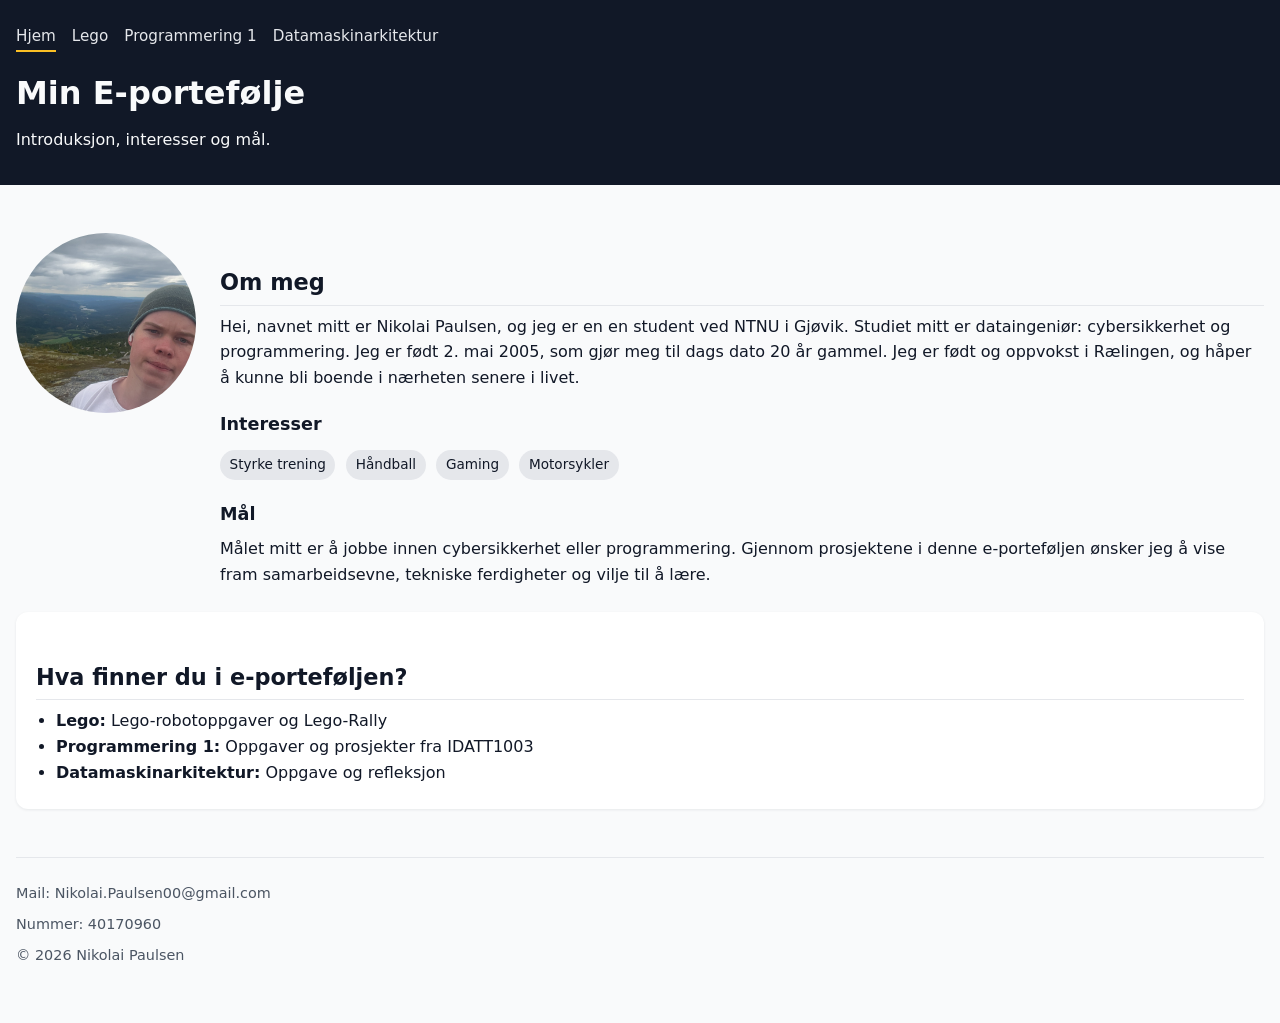
<file: index.html>
<!DOCTYPE html>
<html lang="no">
<head>
  <meta charset="UTF-8">
  <title>Min E-portefølje</title>
  <meta name="viewport" content="width=device-width, initial-scale=1">
  <link rel="stylesheet" href="style.css">
  <script src="script.js" defer></script>
</head>
<body>
<header>
  <div class="container">
    <nav>
      <a href="index.html">Hjem</a>
      <a href="lego.html">Lego</a>
      <a href="programmering1.html">Programmering 1</a>
      <a href="datamaskinarkitektur.html">Datamaskinarkitektur</a>
    </nav>
    <h1>Min E-portefølje</h1>
    <p>Introduksjon, interesser og mål.</p>
  </div>
</header>

<main class="container">
  <section class="profile">
    <img src="Nikolai.jpg" alt="Bilde av meg (erstatt med ditt bilde)">
    <div class="profile-main">
      <h2>Om meg</h2>
      <p>
        Hei, navnet mitt er Nikolai Paulsen, og jeg er en en student ved NTNU i Gjøvik.
        Studiet mitt er dataingeniør: cybersikkerhet og programmering.
        Jeg er født 2. mai 2005, som gjør meg til dags dato 20 år gammel. Jeg er født og oppvokst i Rælingen, og
        håper å kunne bli boende i nærheten senere i livet.

      </p>

      <h3>Interesser</h3>
      <div class="badges">
        <span>Styrke trening</span>
        <span>Håndball</span>
        <span>Gaming</span>
        <span>Motorsykler</span>
      </div>

      <h3>Mål</h3>
      <p>
        Målet mitt er å jobbe innen cybersikkerhet eller programmering. Gjennom prosjektene i denne e-porteføljen
        ønsker jeg å vise fram samarbeidsevne, tekniske ferdigheter og vilje til å lære.
      </p>
    </div>
  </section>

  <section class="card">
    <h2>Hva finner du i e-porteføljen?</h2>
    <ul>
      <li><strong>Lego:</strong> Lego-robotoppgaver og Lego-Rally</li>
      <li><strong>Programmering 1:</strong> Oppgaver og prosjekter fra IDATT1003</li>
      <li><strong>Datamaskinarkitektur:</strong> Oppgave og refleksjon</li>
    </ul>
  </section>

  <footer>
    <p>Mail: Nikolai.Paulsen00@gmail.com</p>
    <p>Nummer: 40170960</p>
    <p>&copy; <span data-year></span> Nikolai Paulsen</p>
  </footer>
</main>
</body>
</html>
</file>
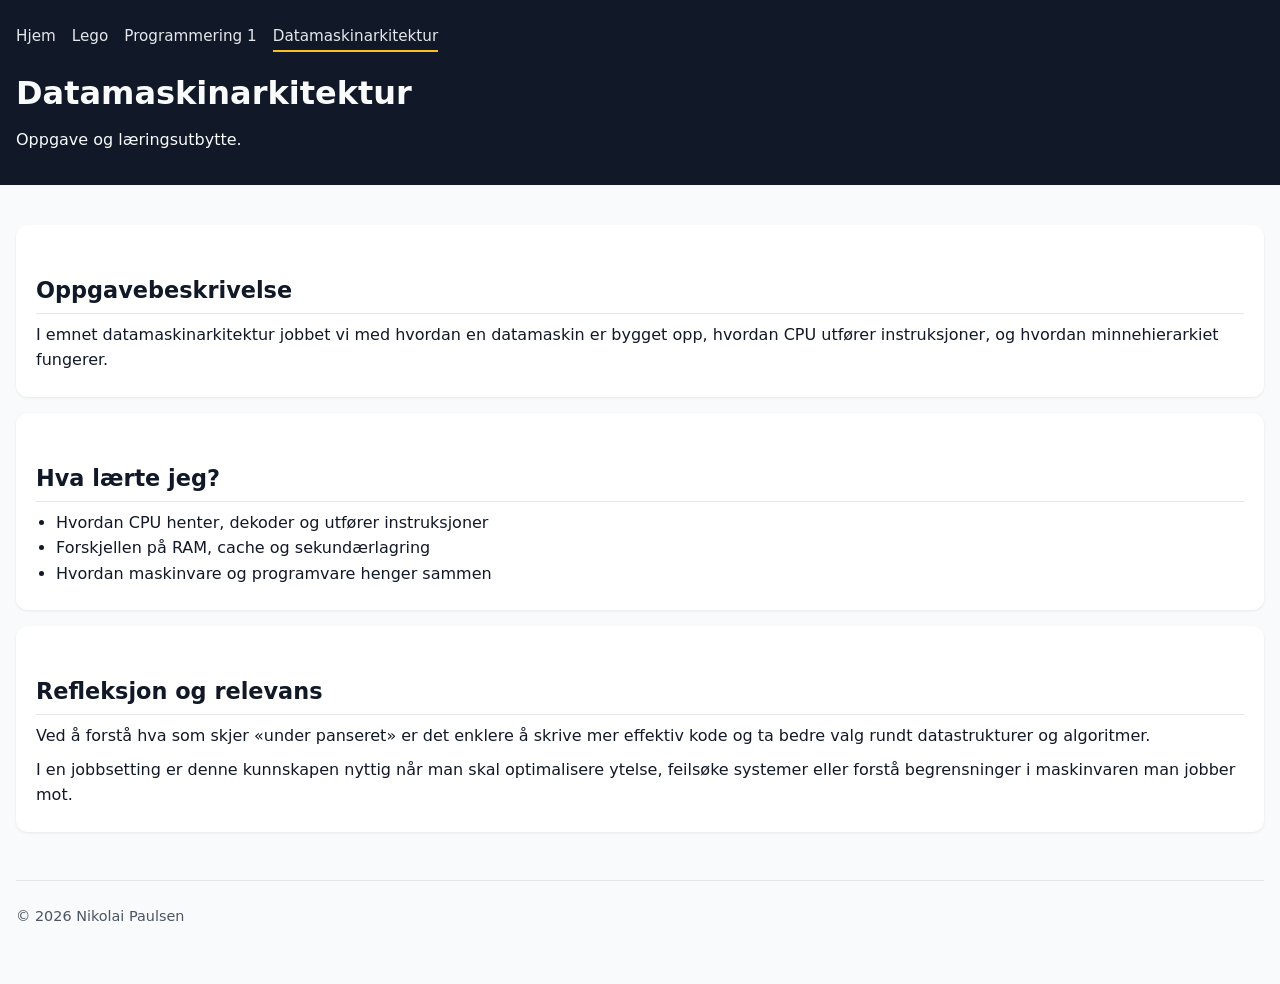
<file: datamaskinarkitektur.html>
<!DOCTYPE html>
<html lang="no">
<head>
  <meta charset="UTF-8">
  <title>Datamaskinarkitektur</title>
  <meta name="viewport" content="width=device-width, initial-scale=1">
  <link rel="stylesheet" href="style.css">
  <script src="script.js" defer></script>
</head>
<body>
<header>
  <div class="container">
    <nav>
      <a href="index.html">Hjem</a>
      <a href="lego.html">Lego</a>
      <a href="programmering1.html">Programmering 1</a>
      <a href="datamaskinarkitektur.html">Datamaskinarkitektur</a>
    </nav>
    <h1>Datamaskinarkitektur</h1>
    <p>Oppgave og læringsutbytte.</p>
  </div>
</header>

<main class="container">
  <section class="card">
    <h2>Oppgavebeskrivelse</h2>
    <p>
      I emnet datamaskinarkitektur jobbet vi med hvordan en datamaskin er bygget opp,
      hvordan CPU utfører instruksjoner, og hvordan minnehierarkiet fungerer.
    </p>

  </section>

  <section class="card">
    <h2>Hva lærte jeg?</h2>
    <ul>
      <li>Hvordan CPU henter, dekoder og utfører instruksjoner</li>
      <li>Forskjellen på RAM, cache og sekundærlagring</li>
      <li>Hvordan maskinvare og programvare henger sammen</li>
    </ul>
  </section>

  <section class="card">
    <h2>Refleksjon og relevans</h2>
    <p>
      Ved å forstå hva som skjer «under panseret» er det enklere å skrive mer
      effektiv kode og ta bedre valg rundt datastrukturer og algoritmer.
    </p>
    <p>
      I en jobbsetting er denne kunnskapen nyttig når man skal optimalisere
      ytelse, feilsøke systemer eller forstå begrensninger i maskinvaren
      man jobber mot.
    </p>
  </section>

  <footer>
    <p>&copy; <span data-year></span> Nikolai Paulsen</p>
  </footer>
</main>
</body>
</html>
</file>
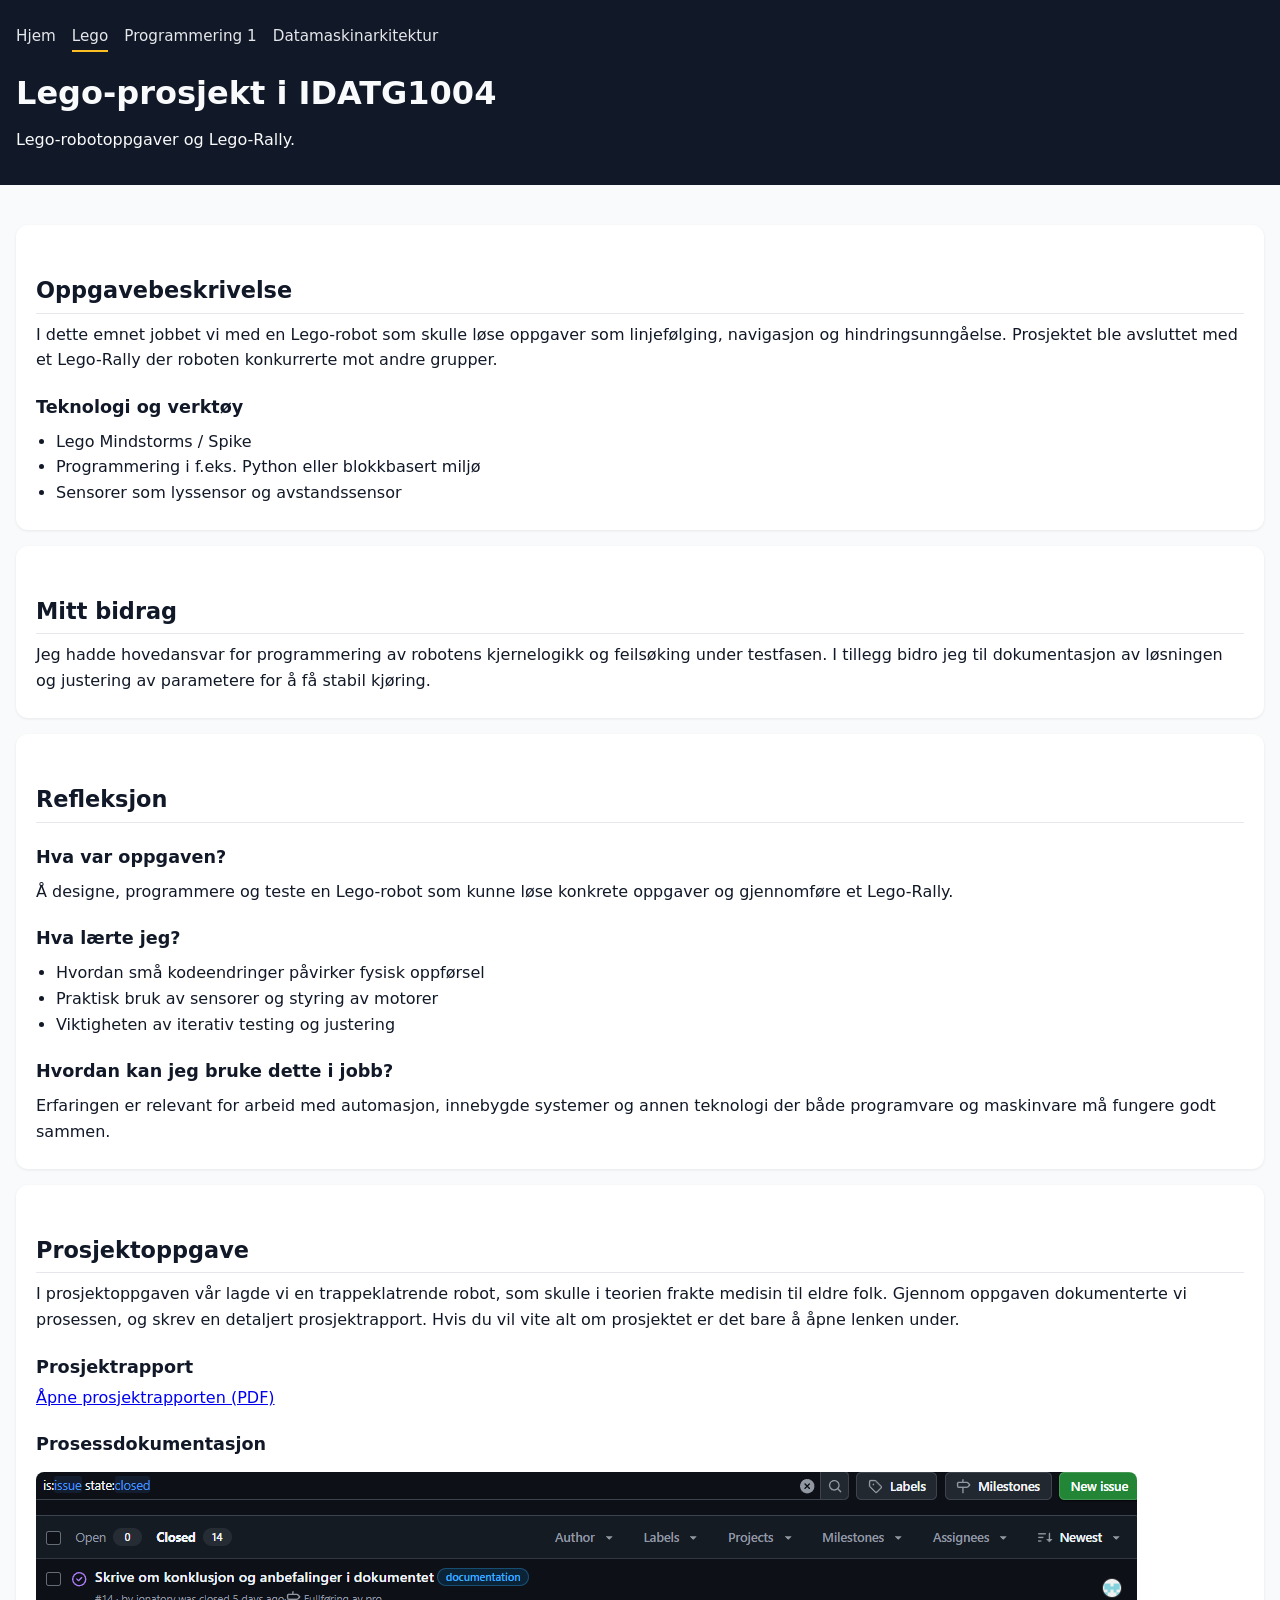
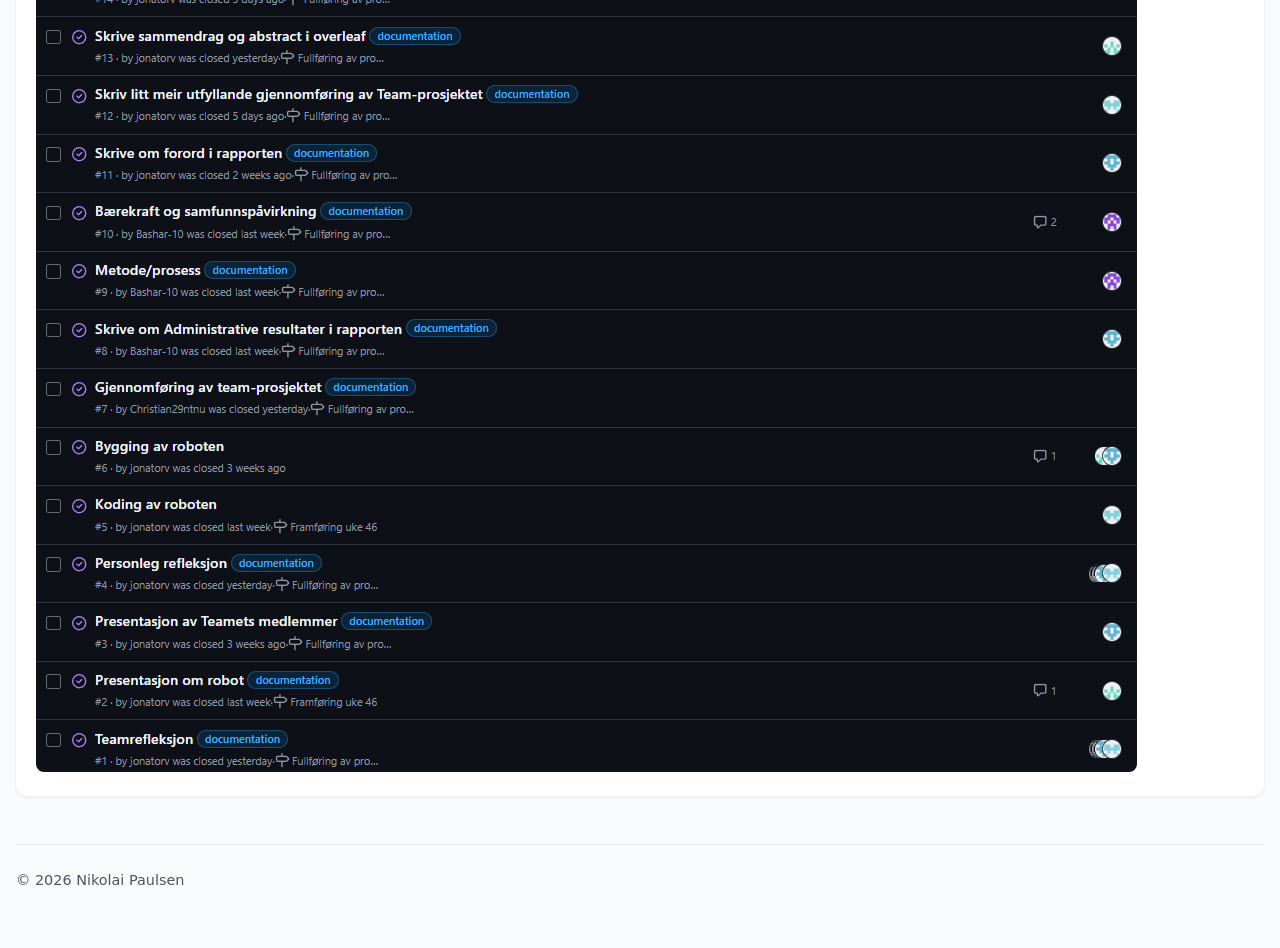
<file: lego.html>
<!DOCTYPE html>
<html lang="no">
<head>
  <meta charset="UTF-8">
  <title>Lego-prosjekt</title>
  <meta name="viewport" content="width=device-width, initial-scale=1">
  <link rel="stylesheet" href="style.css">
  <script src="script.js" defer></script>
</head>
<body>
<header>
  <div class="container">
    <nav>
      <a href="index.html">Hjem</a>
      <a href="lego.html">Lego</a>
      <a href="programmering1.html">Programmering 1</a>
      <a href="datamaskinarkitektur.html">Datamaskinarkitektur</a>
    </nav>
    <h1>Lego-prosjekt i IDATG1004</h1>
    <p>Lego-robotoppgaver og Lego-Rally.</p>
  </div>
</header>

<main class="container">
  <section class="card">
    <h2>Oppgavebeskrivelse</h2>
    <p>
      I dette emnet jobbet vi med en Lego-robot som skulle løse oppgaver som
      linjefølging, navigasjon og hindringsunngåelse. Prosjektet ble avsluttet
      med et Lego-Rally der roboten konkurrerte mot andre grupper.
    </p>

    <h3>Teknologi og verktøy</h3>
    <ul>
      <li>Lego Mindstorms / Spike</li>
      <li>Programmering i f.eks. Python eller blokkbasert miljø</li>
      <li>Sensorer som lyssensor og avstandssensor</li>
    </ul>
  </section>

  <section class="card">
    <h2>Mitt bidrag</h2>
    <p>
      Jeg hadde hovedansvar for programmering av robotens kjernelogikk og
      feilsøking under testfasen. I tillegg bidro jeg til dokumentasjon av
      løsningen og justering av parametere for å få stabil kjøring.
    </p>
  </section>

  <section class="card">
    <h2>Refleksjon</h2>
    <h3>Hva var oppgaven?</h3>
    <p>
      Å designe, programmere og teste en Lego-robot som kunne løse konkrete
      oppgaver og gjennomføre et Lego-Rally.
    </p>

    <h3>Hva lærte jeg?</h3>
    <ul>
      <li>Hvordan små kodeendringer påvirker fysisk oppførsel</li>
      <li>Praktisk bruk av sensorer og styring av motorer</li>
      <li>Viktigheten av iterativ testing og justering</li>
    </ul>

    <h3>Hvordan kan jeg bruke dette i jobb?</h3>
    <p>
      Erfaringen er relevant for arbeid med automasjon, innebygde systemer og
      annen teknologi der både programvare og maskinvare må fungere godt sammen.
    </p>
  </section>


  <section class="card">
  <h2>Prosjektoppgave</h2>
  <p>I prosjektoppgaven vår lagde vi en trappeklatrende robot, som skulle i teorien
  frakte medisin til eldre folk. Gjennom oppgaven dokumenterte vi prosessen, og skrev en detaljert
  prosjektrapport. Hvis du vil vite alt om prosjektet er det bare å åpne lenken under.</p>
    <h3>Prosjektrapport</h3>
    <a href="Prosjektrapport.pdf" target="blank"> Åpne prosjektrapporten (PDF)</a>
    <h3>Prosessdokumentasjon</h3> <img src="Issues.png" alt="Prosessdokumentasjon" style="max-width: 100%; border-radius: 8px; margin-top: 10px;">

  </section>




  <footer>
    <p>&copy; <span data-year></span> Nikolai Paulsen</p>
  </footer>
</main>
</body>
</html>
</file>
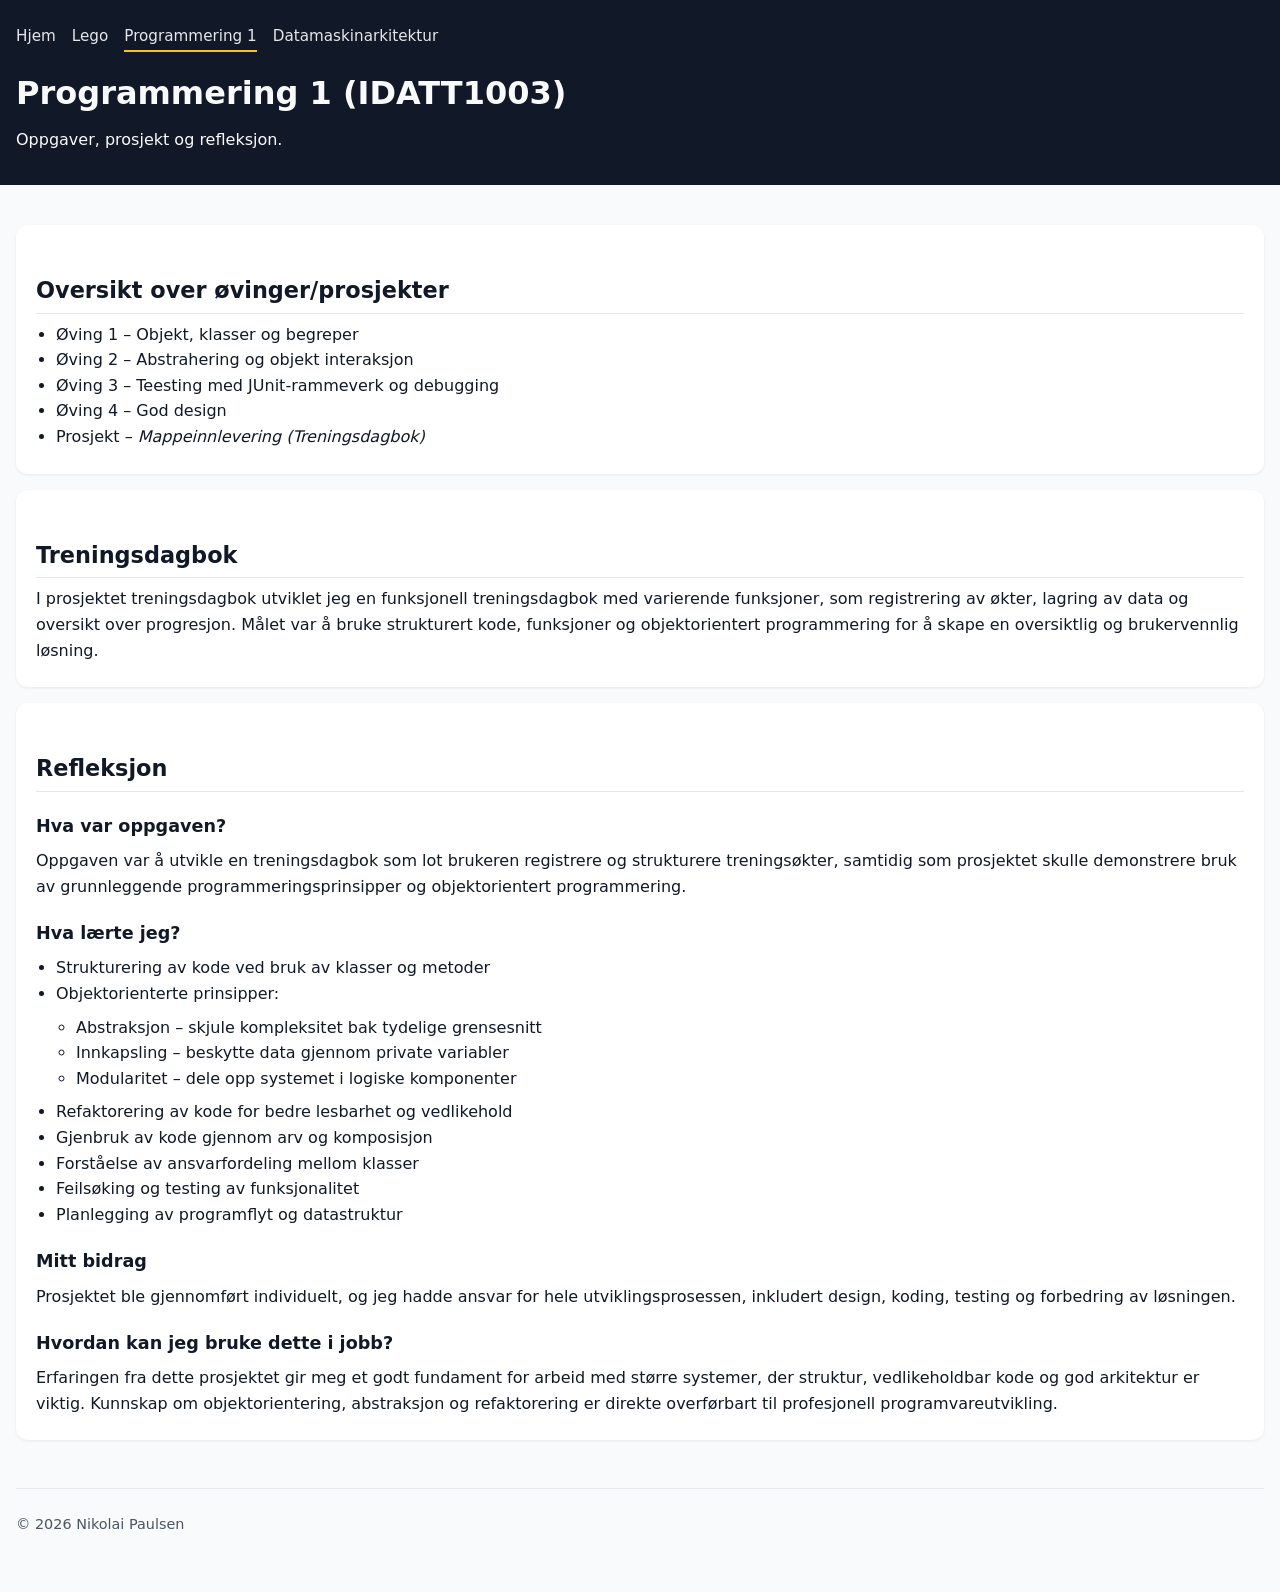
<file: programmering1.html>
<!DOCTYPE html>
<html lang="no">
<head>
  <meta charset="UTF-8">
  <title>Programmering 1 (IDATG1003)</title>
  <meta name="viewport" content="width=device-width, initial-scale=1">
  <link rel="stylesheet" href="style.css">
  <script src="script.js" defer></script>
</head>
<body>
<header>
  <div class="container">
    <nav>
      <a href="index.html">Hjem</a>
      <a href="lego.html">Lego</a>
      <a href="programmering1.html">Programmering 1</a>
      <a href="datamaskinarkitektur.html">Datamaskinarkitektur</a>
    </nav>
    <h1>Programmering 1 (IDATT1003)</h1>
    <p>Oppgaver, prosjekt og refleksjon.</p>
  </div>
</header>

<main class="container">
  <section class="card">
    <h2>Oversikt over øvinger/prosjekter</h2>
    <ul>
      <li>Øving 1 – Objekt, klasser og begreper</li>
      <li>Øving 2 – Abstrahering og objekt interaksjon</li>
      <li>Øving 3 – Teesting med JUnit-rammeverk og debugging</li>
      <li>Øving 4 – God design</li>
      <li>Prosjekt – <em>Mappeinnlevering (Treningsdagbok)</em></li>
    </ul>
  </section>


  <section class="card">
    <h2>Treningsdagbok</h2>
    <p>
      I prosjektet treningsdagbok utviklet jeg en funksjonell treningsdagbok med varierende funksjoner,
      som registrering av økter, lagring av data og oversikt over progresjon.
      Målet var å bruke strukturert kode, funksjoner og objektorientert programmering
      for å skape en oversiktlig og brukervennlig løsning.
    </p>
  </section>

  <section class="card">
    <h2>Refleksjon</h2>

    <h3>Hva var oppgaven?</h3>
    <p>
      Oppgaven var å utvikle en treningsdagbok som lot brukeren registrere og strukturere treningsøkter,
      samtidig som prosjektet skulle demonstrere bruk av grunnleggende programmeringsprinsipper
      og objektorientert programmering.
    </p>

    <h3>Hva lærte jeg?</h3>
    <ul>
      <li>Strukturering av kode ved bruk av klasser og metoder</li>
      <li>Objektorienterte prinsipper:</li>
      <ul>
        <li>Abstraksjon – skjule kompleksitet bak tydelige grensesnitt</li>
        <li>Innkapsling – beskytte data gjennom private variabler</li>
        <li>Modularitet – dele opp systemet i logiske komponenter</li>
      </ul>
      <li>Refaktorering av kode for bedre lesbarhet og vedlikehold</li>
      <li>Gjenbruk av kode gjennom arv og komposisjon</li>
      <li>Forståelse av ansvarfordeling mellom klasser</li>
      <li>Feilsøking og testing av funksjonalitet</li>
      <li>Planlegging av programflyt og datastruktur</li>
    </ul>
    <h3>Mitt bidrag</h3>
    <p>
      Prosjektet ble gjennomført individuelt, og jeg hadde ansvar for hele utviklingsprosessen,
      inkludert design, koding, testing og forbedring av løsningen.
    </p>

    <h3>Hvordan kan jeg bruke dette i jobb?</h3>
    <p>
      Erfaringen fra dette prosjektet gir meg et godt fundament for arbeid med
      større systemer, der struktur, vedlikeholdbar kode og god arkitektur er viktig.
      Kunnskap om objektorientering, abstraksjon og refaktorering er direkte overførbart
      til profesjonell programvareutvikling.
    </p>
  </section>

  <footer>
    <p>&copy; <span data-year></span> Nikolai Paulsen </p>
  </footer>
</main>
</body>
</html>
</file>
<file: style.css>
/* ==========
   Grunnstil
   ========== */

* {
  box-sizing: border-box;
  margin: 0;
  padding: 0;
}

:root {
  font-family: system-ui, -apple-system, BlinkMacSystemFont, "Segoe UI", sans-serif;
  line-height: 1.6;
  color: #111827;
  background-color: #f9fafb;
}

body {
  background-color: #f9fafb;
}

/* ==========
   Layout
   ========== */

.container {
  max-width: 100rem;
  margin: 0 auto;
  padding: 1.5rem 1rem 3rem;
}

/* ==========
   Header & Nav
   ========== */

header {
  background-color: #111827;
  color: #f9fafb;
}

header .container {
  padding-top: 1.5rem;
  padding-bottom: 1.5rem;
}

nav {
  display: flex;
  flex-wrap: wrap;
  gap: 1rem;
  margin-bottom: 1rem;
}

nav a {
  color: #e5e7eb;
  text-decoration: none;
  font-size: 0.95rem;
  padding-bottom: 0.1rem;
  border-bottom: 2px solid transparent;
}

nav a:hover {
  border-color: #9ca3af;
}

nav a.active {
  border-color: #fbbf24;
}

/* ==========
   Typografi
   ========== */

h1 {
  font-size: 2rem;
  margin-bottom: 0.25rem;
}

h2 {
  font-size: 1.4rem;
  margin-top: 2rem;
  margin-bottom: 0.25rem;
  padding-bottom: 0.25rem;
  border-bottom: 1px solid #e5e7eb;
}

h3 {
  font-size: 1.1rem;
  margin-top: 1.25rem;
  margin-bottom: 0.25rem;
}

p {
  margin: 0.5rem 0;
}

ul {
  margin: 0.5rem 0 0.5rem 1.25rem;
}

/* ==========
   Forside / profil
   ========== */

.profile {
  display: flex;
  flex-wrap: wrap;
  gap: 1.5rem;
  margin-top: 1.5rem;
  align-items: flex-start;
}

.profile img {
  width: 180px;
  height: 180px;
  border-radius: 999px;
  object-fit: cover;
  background-color: #d1d5db;
}

.profile-main {
  flex: 2 1 220px;
}

.badges {
  margin-top: 0.5rem;
}

.badges span {
  display: inline-block;
  font-size: 0.85rem;
  background-color: #e5e7eb;
  color: #111827;
  padding: 0.25rem 0.6rem;
  border-radius: 999px;
  margin-right: 0.35rem;
  margin-top: 0.25rem;
}

/* ==========
   Kort / seksjoner
   ========== */

.card {
  background-color: #ffffff;
  border-radius: 0.75rem;
  padding: 1rem 1.25rem;
  box-shadow: 0 1px 3px rgba(15, 23, 42, 0.08);
  margin-top: 1rem;
}

/* ==========
   Footer
   ========== */

footer {
  border-top: 1px solid #e5e7eb;
  margin-top: 3rem;
  padding-top: 1rem;
  font-size: 0.9rem;
  color: #4b5563;
}

/* ==========
   Responsiv
   ========== */

@media (max-width: 640px) {
  header .container {
    text-align: center;
  }

  nav {
    justify-content: center;
  }

  .profile {
    text-align: left;
  }
}
</file>
